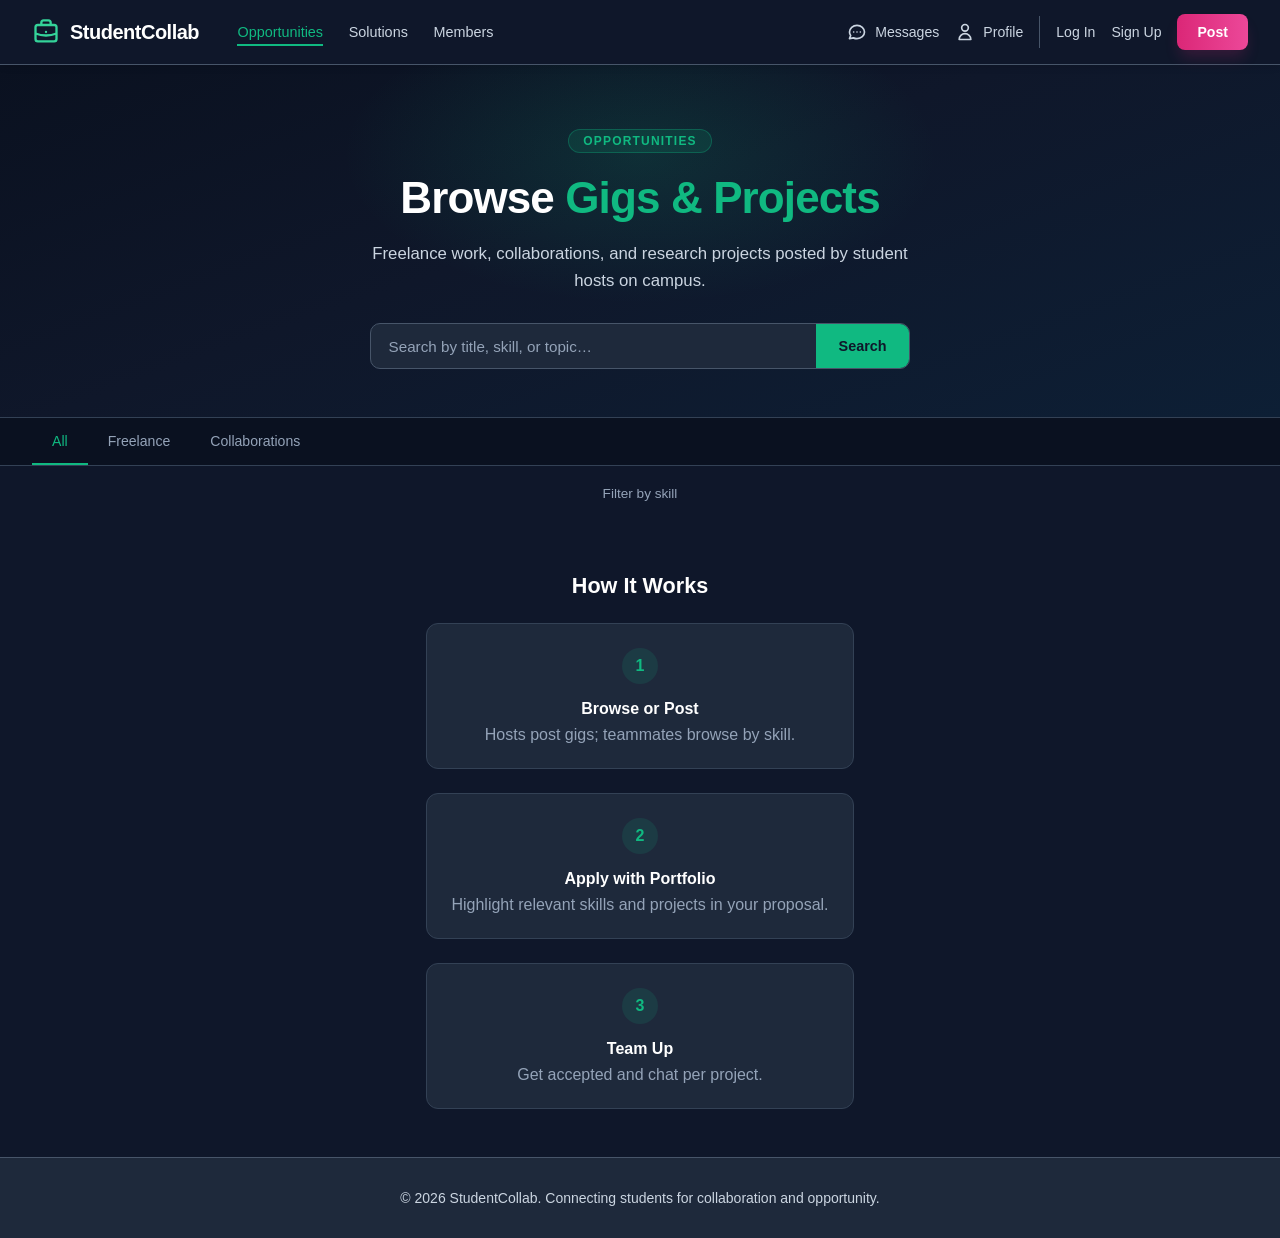
<file: index.html>
<!DOCTYPE html>
<html lang="en">
<head>
  <meta charset="UTF-8">
  <meta name="viewport" content="width=device-width, initial-scale=1.0">
  <title>StudentCollab – Browse Opportunities</title>
  <link rel="stylesheet" href="css/main.css">
  <link rel="stylesheet" href="css/layout.css">
  <link rel="stylesheet" href="css/components.css">
  <link rel="stylesheet" href="css/pages/home.css">
</head>
<body>
<div class="app-container">
  <div id="site-header"></div>

  <section class="sol-hero">
    <div class="sol-hero-eyebrow">Opportunities</div>
    <h1>Browse <span>Gigs & Projects</span></h1>
    <p>Freelance work, collaborations, and research projects posted by student hosts on campus.</p>
    <div class="sol-hero-search">
      <input type="text" id="searchInput" placeholder="Search by title, skill, or topic…">
      <button type="button" id="searchBtn">Search</button>
    </div>
  </section>

  <div class="home-tabs-bar">
    <button class="home-tab active" data-type="all" onclick="setTab('all')">All</button>
    <button class="home-tab" data-type="freelance" onclick="setTab('freelance')">Freelance</button>
    <button class="home-tab" data-type="collaboration" onclick="setTab('collaboration')">Collaborations</button>
  </div>

  <div class="home-filters">
    <span class="text-muted filter-label">Filter by skill</span>
    <div class="skills-pills-wrapper" id="skillPills"></div>
  </div>

  <main class="home-main">
    <div class="gig-grid" id="gigGrid"></div>
  </main>

  <section class="how-it-works">
    <h2 class="section-title-center">How It Works</h2>
    <div class="how-grid auto-grid">
      <div class="how-step"><div class="how-step-num">1</div><h3>Browse or Post</h3><p class="text-muted">Hosts post gigs; teammates browse by skill.</p></div>
      <div class="how-step"><div class="how-step-num">2</div><h3>Apply with Portfolio</h3><p class="text-muted">Highlight relevant skills and projects in your proposal.</p></div>
      <div class="how-step"><div class="how-step-num">3</div><h3>Team Up</h3><p class="text-muted">Get accepted and chat per project.</p></div>
    </div>
  </section>

  <footer class="footer"><p class="footer-text">© 2026 StudentCollab. Connecting students for collaboration and opportunity.</p></footer>
</div>

<div class="modal-overlay" id="applyModal">
  <div class="modal-content modal-wide">
    <h2 class="modal-title">Apply to Opportunity</h2>
    <p class="modal-subtitle" id="applyGigTitle"></p>
    <div class="form-group">
      <label for="applyMessage">Your Proposal</label>
      <textarea class="input" id="applyMessage" rows="3" placeholder="Explain why you're a great fit…"></textarea>
    </div>
    <div class="form-group">
      <label>Highlight Your Skills <span class="text-muted">(relevant to this gig)</span></label>
      <div class="skills-pills-wrapper" id="applySkills"></div>
    </div>
    <div class="form-group">
      <label>Include Portfolio Projects</label>
      <div id="applyPortfolio" class="apply-portfolio-list"></div>
    </div>
    <div class="modal-actions">
      <button class="btn btn-secondary" onclick="closeApplyModal()">Cancel</button>
      <button class="btn btn-primary" onclick="submitApplication()">Submit Application</button>
    </div>
  </div>
</div>

<script src="js/api.js"></script>
<script src="js/auth.js"></script>
<script src="js/nav.js"></script>
<script src="js/pages/home.js"></script>
</body>
</html>
</file>
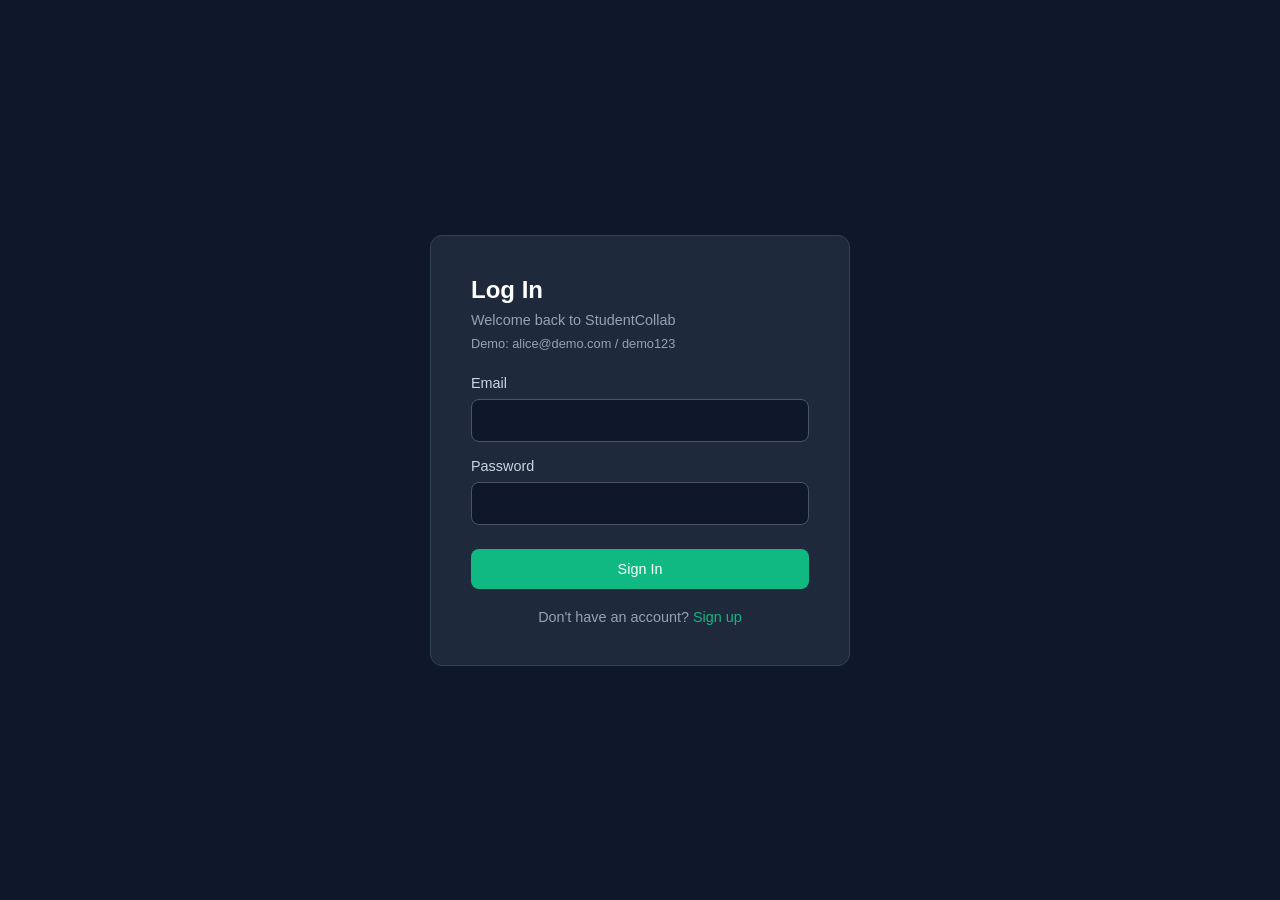
<file: applications.html>
<!DOCTYPE html>
<html lang="en">
<head>
  <meta charset="UTF-8">
  <meta name="viewport" content="width=device-width, initial-scale=1.0">
  <title>StudentCollab – Applications</title>
  <link rel="stylesheet" href="css/main.css">
  <link rel="stylesheet" href="css/layout.css">
  <link rel="stylesheet" href="css/components.css">
  <link rel="stylesheet" href="css/pages/applications.css">
</head>
<body>
<div class="app-container">
  <div id="site-header"></div>

  <main class="apps-main">
    <h1 style="color:#fff;font-size:1.75rem;margin-bottom:0.5rem">Applications</h1>
    <p class="text-muted" style="margin-bottom:1.5rem">Manage project proposals you've received or sent.</p>

    <div class="apps-tabs">
      <button class="apps-tab active" data-tab="sent" onclick="setTab('sent')">Sent</button>
      <button class="apps-tab" data-tab="received" onclick="setTab('received')">Received</button>
    </div>

    <div id="appsList"></div>
  </main>

  <footer class="footer"><p class="footer-text">© 2026 StudentCollab. Connecting students for collaboration and opportunity.</p></footer>
</div>

<script src="js/api.js"></script>
<script src="js/auth.js"></script>
<script src="js/nav.js"></script>
<script src="js/pages/applications.js"></script>
</body>
</html>
</file>
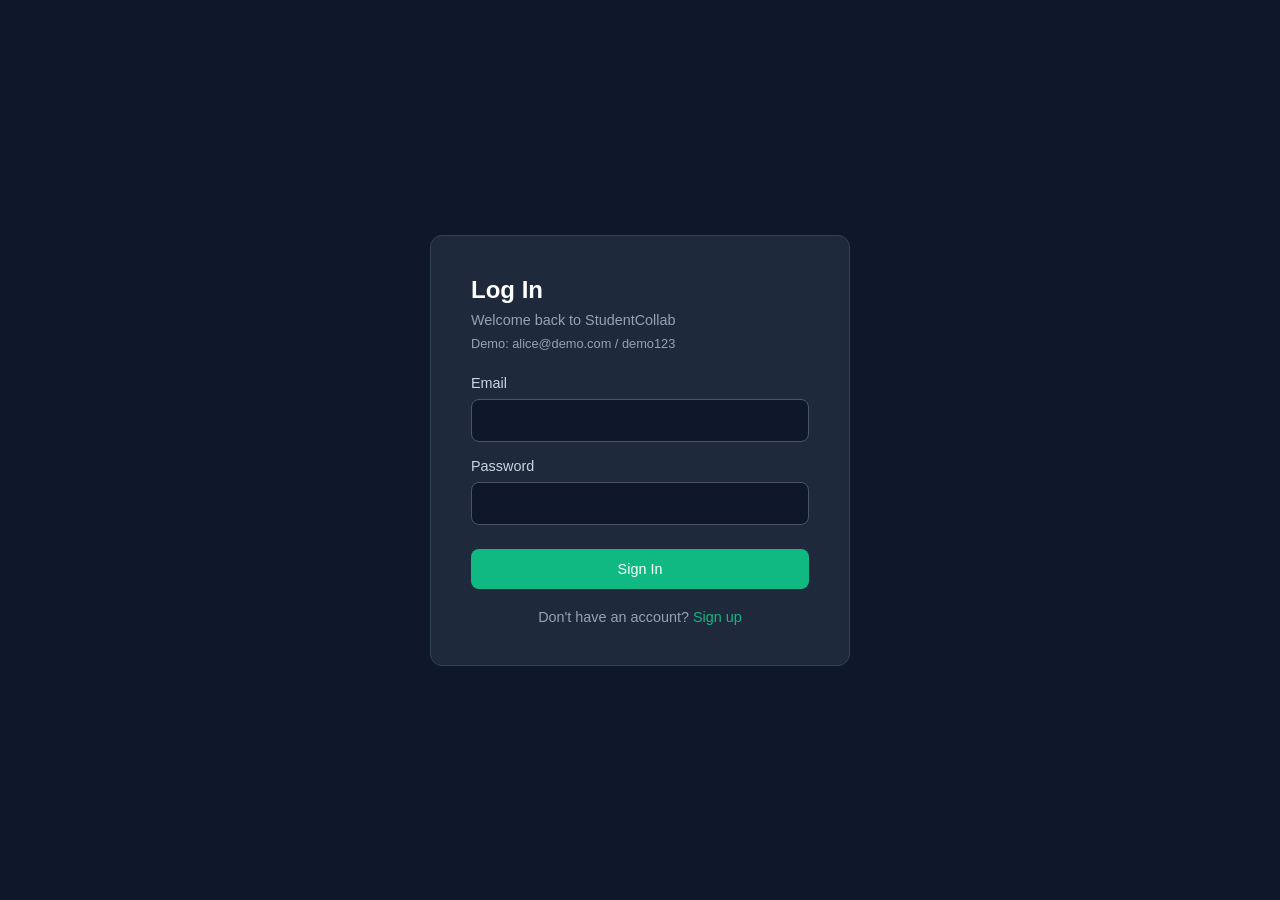
<file: login.html>
<!DOCTYPE html>
<html lang="en">
<head>
  <meta charset="UTF-8">
  <meta name="viewport" content="width=device-width, initial-scale=1.0">
  <title>StudentCollab – Log In</title>
  <link rel="stylesheet" href="css/main.css">
  <link rel="stylesheet" href="css/components.css">
  <link rel="stylesheet" href="css/pages/auth.css">
</head>
<body>
<div class="auth-page">
  <div class="auth-box">
    <h1>Log In</h1>
    <p class="subtitle">Welcome back to StudentCollab</p>
    <p class="subtitle" style="font-size:0.8rem;margin-top:-1rem">Demo: alice@demo.com / demo123</p>
    <form id="loginForm">
      <div class="form-group">
        <label for="email">Email</label>
        <input class="input" type="email" id="email" required>
      </div>
      <div class="form-group">
        <label for="password">Password</label>
        <input class="input" type="password" id="password" required>
      </div>
      <p class="error-msg hidden" id="errorMsg"></p>
      <button type="submit" class="btn btn-primary">Sign In</button>
    </form>
    <p class="auth-link">Don't have an account? <a href="signup.html">Sign up</a></p>
  </div>
</div>

<script src="js/api.js"></script>
<script>
document.getElementById('loginForm').addEventListener('submit', async (e) => {
  e.preventDefault();
  const err = document.getElementById('errorMsg');
  err.classList.add('hidden');
  try {
    await apiFetch('auth.php?action=login', {
      method: 'POST',
      body: {
        email: document.getElementById('email').value,
        password: document.getElementById('password').value,
      },
    });
    const redirect = new URLSearchParams(location.search).get('redirect') || 'index.html';
    window.location.href = redirect;
  } catch (ex) {
    err.textContent = ex.message;
    err.classList.remove('hidden');
  }
});
</script>
</body>
</html>
</file>
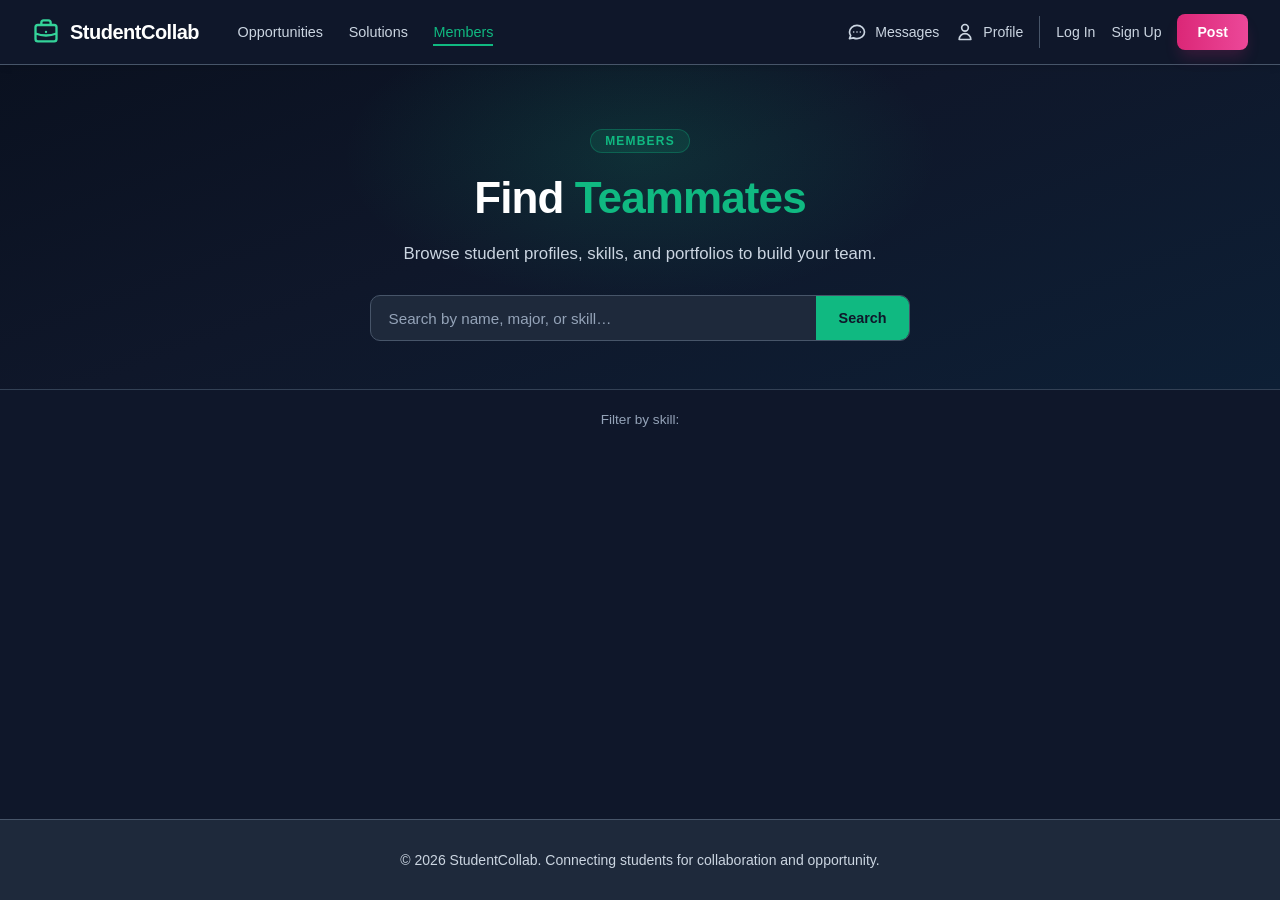
<file: members.html>
<!DOCTYPE html>
<html lang="en">
<head>
  <meta charset="UTF-8">
  <meta name="viewport" content="width=device-width, initial-scale=1.0">
  <title>StudentCollab – Find Collaborators</title>
  <link rel="stylesheet" href="css/main.css">
  <link rel="stylesheet" href="css/layout.css">
  <link rel="stylesheet" href="css/components.css">
  <link rel="stylesheet" href="css/pages/home.css">
  <link rel="stylesheet" href="css/pages/members.css">
</head>
<body>
<div class="app-container">
  <div id="site-header"></div>

  <section class="sol-hero">
    <div class="sol-hero-eyebrow">Members</div>
    <h1>Find <span>Teammates</span></h1>
    <p>Browse student profiles, skills, and portfolios to build your team.</p>
    <div class="sol-hero-search">
      <input type="text" id="memberSearch" placeholder="Search by name, major, or skill…">
      <button type="button" onclick="loadMembers()">Search</button>
    </div>
  </section>

  <div class="home-filters" style="max-width:1200px">
    <span class="text-muted" style="font-size:0.85rem">Filter by skill:</span>
    <div class="skills-pills-wrapper" id="skillPills"></div>
  </div>

  <main class="members-main">
    <div class="member-grid" id="memberGrid"></div>
  </main>

  <footer class="footer"><p class="footer-text">© 2026 StudentCollab. Connecting students for collaboration and opportunity.</p></footer>
</div>

<script src="js/api.js"></script>
<script src="js/auth.js"></script>
<script src="js/nav.js"></script>
<script src="js/pages/members.js"></script>
</body>
</html>
</file>
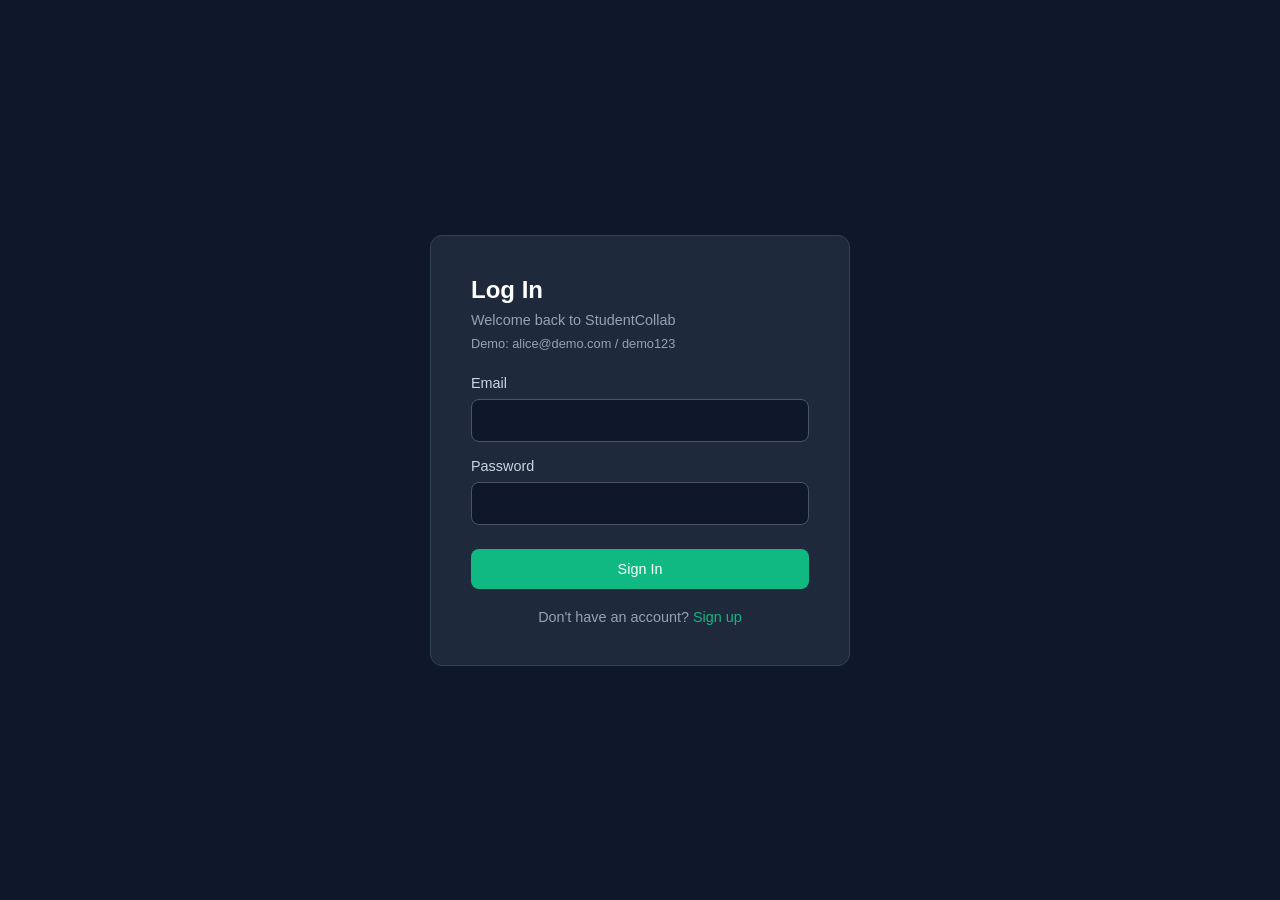
<file: messages.html>
<!DOCTYPE html>
<html lang="en">
<head>
  <meta charset="UTF-8">
  <meta name="viewport" content="width=device-width, initial-scale=1.0">
  <title>StudentCollab – Messages</title>
  <link rel="stylesheet" href="css/main.css">
  <link rel="stylesheet" href="css/layout.css">
  <link rel="stylesheet" href="css/components.css">
  <link rel="stylesheet" href="css/pages/messages.css">
</head>
<body>
<div class="app-container messages-page">
  <div id="site-header"></div>

  <main>
    <div class="msg-card">
      <div class="left-panel">
        <div class="left-header"><h2 class="panel-title">Messages</h2></div>
        <div class="tabs">
          <button class="tab active-all" data-filter="all" onclick="setFilter('all')">All</button>
          <button class="tab" data-filter="teammate" onclick="setFilter('teammate')">Teammate</button>
          <button class="tab" data-filter="projects" onclick="setFilter('projects')">Projects</button>
        </div>
        <div class="search-wrap">
          <input class="search-input" type="text" id="convSearch" placeholder="Search conversations…">
        </div>
        <div class="conv-list" id="convList"></div>
      </div>

      <div class="right-panel">
        <div class="empty-state" id="emptyChat">
          <p>Select a conversation to start chatting with your team.</p>
        </div>
        <div id="chatPanel" style="display:none;flex-direction:column;flex:1">
          <div class="chat-top">
            <div class="chat-name" id="chatName"></div>
            <div class="chat-gig" id="chatGig"></div>
            <span class="conv-badge badge-team" id="chatBadge">Teammate</span>
          </div>
          <div class="msgs-area" id="msgsArea"></div>
          <div class="input-bar">
            <input class="msg-input" type="text" id="msgInput" placeholder="Type a message…">
            <button class="send-btn" type="button" onclick="sendMessage()">Send</button>
          </div>
        </div>
      </div>
    </div>
  </main>

  <footer class="footer"><p class="footer-text">© 2026 StudentCollab. Connecting students for collaboration and opportunity.</p></footer>
</div>

<script src="js/api.js"></script>
<script src="js/auth.js"></script>
<script src="js/nav.js"></script>
<script src="js/pages/messages.js"></script>
</body>
</html>
</file>
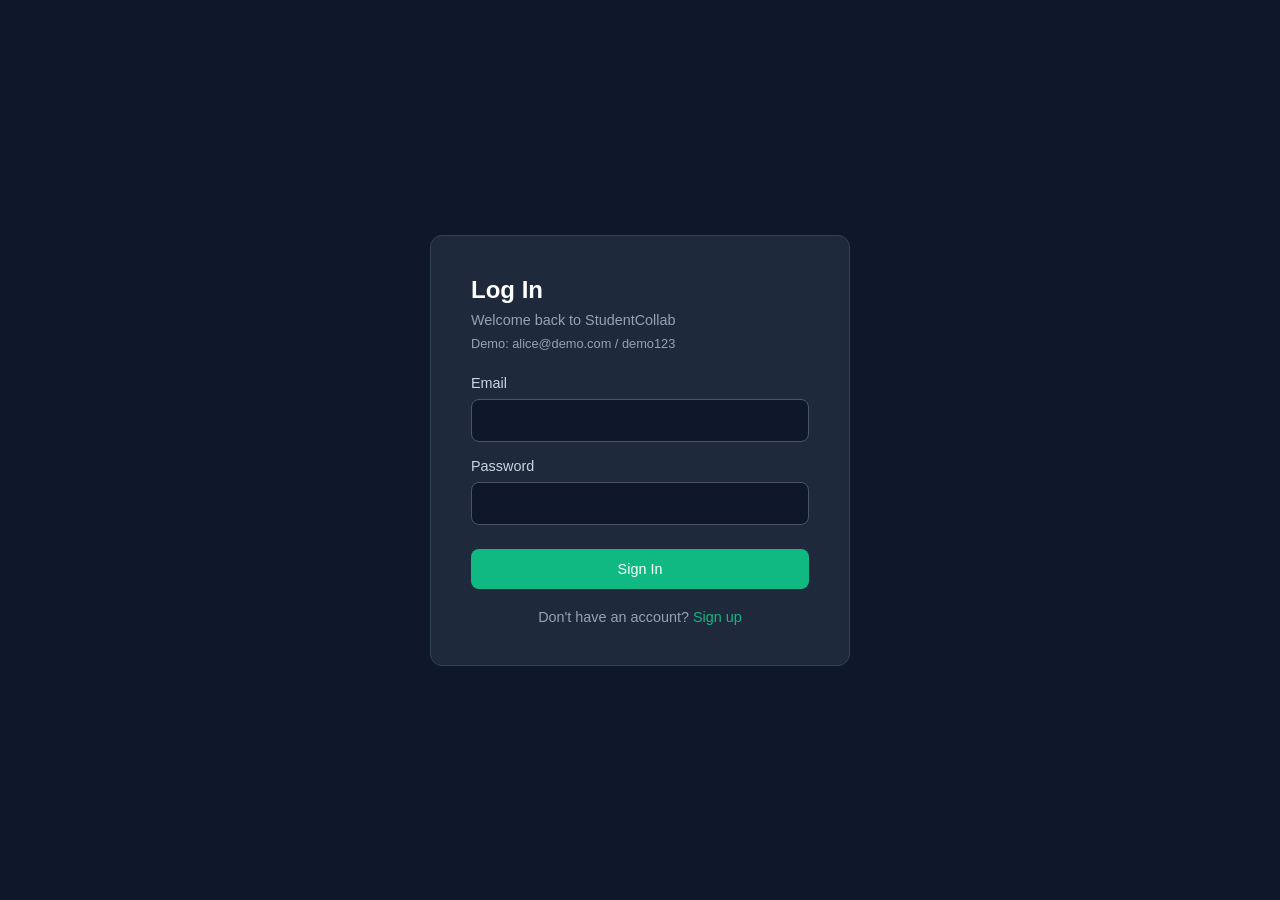
<file: post.html>
<!DOCTYPE html>
<html lang="en">
<head>
  <meta charset="UTF-8">
  <meta name="viewport" content="width=device-width, initial-scale=1.0">
  <title>StudentCollab – Post an Opportunity</title>
  <link rel="stylesheet" href="css/main.css">
  <link rel="stylesheet" href="css/layout.css">
  <link rel="stylesheet" href="css/components.css">
  <link rel="stylesheet" href="css/pages/post.css">
</head>
<body>
<div class="app-container">
  <div id="site-header"></div>

  <main class="post-main">
    <h1 style="color:#fff;font-size:1.75rem;margin-bottom:0.5rem">Post an Opportunity</h1>
    <p class="text-muted" style="margin-bottom:1.5rem">Share a freelance gig or find collaborators for your project.</p>

    <div class="post-card">
      <div>
        <p class="section-label">What are you posting?</p>
        <div class="type-toggle">
          <div class="type-card active" id="card-freelance" onclick="selectType('freelance')">
            <p class="tc-title">Freelance Gig</p>
            <p class="tc-sub">Paid work or short-term project</p>
          </div>
          <div class="type-card" id="card-collaboration" onclick="selectType('collaboration')">
            <p class="tc-title">Collaboration</p>
            <p class="tc-sub">Find teammates for a project</p>
          </div>
        </div>
      </div>

      <div class="divider"></div>

      <div class="form-group">
        <label for="title">Title</label>
        <input class="input" type="text" id="title" placeholder="e.g., Website Redesign for Local Nonprofit">
      </div>

      <div class="form-group">
        <label for="description">Description</label>
        <textarea class="input" id="description" rows="5" placeholder="Describe the opportunity in detail…"></textarea>
      </div>

      <div id="freelanceFields" class="field-row">
        <div class="form-group">
          <label for="budget">Budget</label>
          <input class="input" type="text" id="budget" placeholder="e.g., $500–800">
        </div>
        <div class="form-group">
          <label for="duration">Duration</label>
          <input class="input" type="text" id="duration" placeholder="e.g., 4–6 weeks">
        </div>
      </div>

      <div id="collabFields" class="form-group hidden">
        <label for="teamSize">Team Size</label>
        <input class="input" type="text" id="teamSize" placeholder="e.g., 3–5 people">
      </div>

      <div class="divider"></div>

      <div>
        <p class="section-label">Required Skills</p>
        <div class="skills-wrap" id="skillTags"></div>
      </div>

      <div style="display:flex;gap:0.75rem">
        <button class="btn btn-primary" style="flex:1;padding:0.85rem" onclick="submitPost()">Post Opportunity</button>
        <a href="index.html" class="btn btn-secondary" style="padding:0.85rem 1.5rem">Cancel</a>
      </div>
    </div>
  </main>

  <footer class="footer"><p class="footer-text">© 2026 StudentCollab. Connecting students for collaboration and opportunity.</p></footer>
</div>

<script src="js/api.js"></script>
<script src="js/auth.js"></script>
<script src="js/nav.js"></script>
<script src="js/pages/post.js"></script>
</body>
</html>
</file>
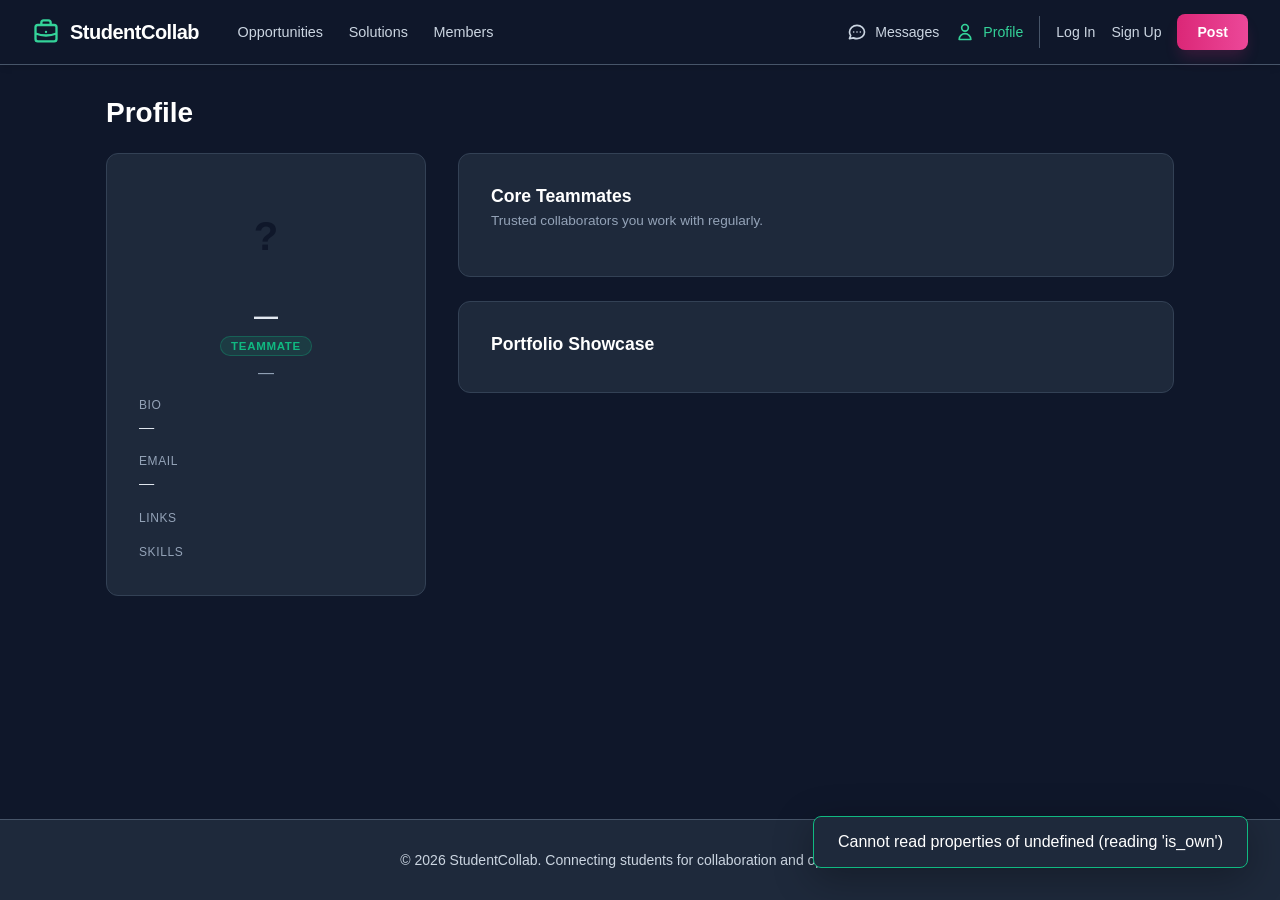
<file: profile.html>
<!DOCTYPE html>
<html lang="en">
<head>
  <meta charset="UTF-8">
  <meta name="viewport" content="width=device-width, initial-scale=1.0">
  <title>StudentCollab – Profile</title>
  <link rel="stylesheet" href="css/main.css">
  <link rel="stylesheet" href="css/layout.css">
  <link rel="stylesheet" href="css/components.css">
  <link rel="stylesheet" href="css/pages/profile.css">
</head>
<body>
<div class="app-container">
  <div id="site-header"></div>

  <main class="page-container profile-page">
    <div class="profile-header-row">
      <h1 id="pageTitle">Profile</h1>
      <button class="btn btn-secondary hidden" id="editToggleBtn" onclick="toggleEditMode()">Edit Profile</button>
    </div>

    <div class="profile-grid">
      <aside class="sidebar-card profile-sidebar">
        <div class="profile-avatar-large" id="profileAvatar">?</div>
        <h2 id="profileName">—</h2>
        <p class="profile-role-badge" id="profileRole">Teammate</p>
        <p class="text-muted" id="profileMajor">—</p>

        <div id="viewModeInfo">
          <div class="meta-label">Bio</div>
          <p class="meta-value" id="profileBio">—</p>
          <div class="meta-label">Email</div>
          <p class="meta-value" id="profileEmail">—</p>
          <div class="meta-label">Links</div>
          <div class="profile-links" id="profileLinks"></div>
          <div class="meta-label">Skills</div>
          <div id="skillBadges"></div>
        </div>

        <form id="editModeForm" class="hidden">
          <div class="form-group"><label>Name</label><input class="input" type="text" id="editName"></div>
          <div class="form-group"><label>Major</label><input class="input" type="text" id="editMajor"></div>
          <div class="form-group"><label>Bio</label><textarea class="input" id="editBio" rows="3"></textarea></div>
          <div class="form-group"><label>GitHub URL</label><input class="input" type="url" id="editGithub" placeholder="https://github.com/username"></div>
          <div class="form-group"><label>LinkedIn URL</label><input class="input" type="url" id="editLinkedin" placeholder="https://linkedin.com/in/username"></div>
          <div class="form-group"><label>Website / Portfolio</label><input class="input" type="url" id="editWebsite" placeholder="https://yoursite.dev"></div>
          <div style="display:flex;gap:0.5rem">
            <button type="button" class="btn btn-primary" style="flex:1" onclick="saveProfile()">Save</button>
            <button type="button" class="btn btn-secondary" onclick="toggleEditMode()">Cancel</button>
          </div>
        </form>

        <div id="coreMemberActions" class="hidden" style="margin-top:1.25rem">
          <button class="btn btn-primary btn-sm" id="requestCoreBtn" onclick="requestCoreMember()">Request as Core Teammate</button>
        </div>
      </aside>

      <div class="profile-main-col">
        <section class="main-content-card" id="coreMembersSection">
          <h3>Core Teammates</h3>
          <p class="text-muted section-desc">Trusted collaborators you work with regularly.</p>
          <div class="core-members-grid" id="coreMembersList"></div>
          <div id="pendingRequestsSection" class="hidden">
            <div class="meta-label" style="margin-top:1rem">Pending Requests</div>
            <div id="pendingRequestsList"></div>
          </div>
        </section>

        <section class="main-content-card">
          <h3>Portfolio Showcase</h3>
          <div id="addPortfolioSection" class="add-portfolio-form hidden">
            <h4>Add Project</h4>
            <div class="form-group"><label>Title</label><input class="input" type="text" id="portTitle"></div>
            <div class="form-group"><label>Description</label><textarea class="input" id="portDesc" rows="2"></textarea></div>
            <div class="form-group"><label>Project URL (GitHub, demo, etc.)</label><input class="input" type="url" id="portUrl" placeholder="https://github.com/..."></div>
            <div class="form-group"><label>Status</label><select class="input" id="portStatus"><option value="completed">Completed</option><option value="in_progress">In Progress</option></select></div>
            <div class="form-group"><label>Skills</label><div class="skills-wrap" id="portfolioSkillTags"></div></div>
            <button class="btn btn-primary btn-sm" onclick="addPortfolio()">Add Project</button>
          </div>
          <div id="portfolioList"></div>
        </section>
      </div>
    </div>
  </main>

  <footer class="footer"><p class="footer-text">© 2026 StudentCollab. Connecting students for collaboration and opportunity.</p></footer>
</div>

<script src="js/api.js"></script>
<script src="js/auth.js"></script>
<script src="js/nav.js"></script>
<script src="js/pages/profile.js"></script>
</body>
</html>
</file>
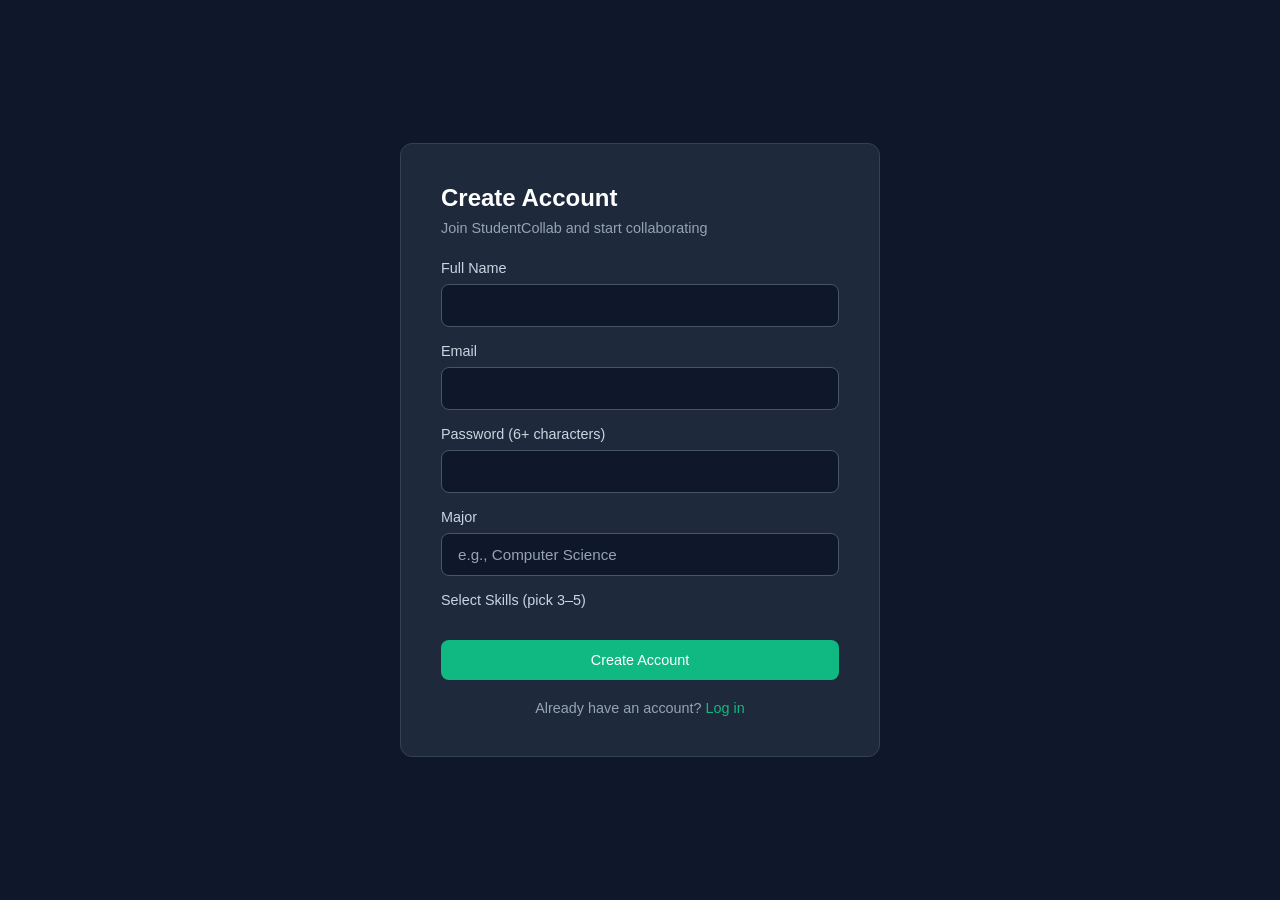
<file: signup.html>
<!DOCTYPE html>
<html lang="en">
<head>
  <meta charset="UTF-8">
  <meta name="viewport" content="width=device-width, initial-scale=1.0">
  <title>StudentCollab – Sign Up</title>
  <link rel="stylesheet" href="css/main.css">
  <link rel="stylesheet" href="css/components.css">
  <link rel="stylesheet" href="css/pages/auth.css">
</head>
<body>
<div class="auth-page">
  <div class="auth-box" style="max-width:480px">
    <h1>Create Account</h1>
    <p class="subtitle">Join StudentCollab and start collaborating</p>
    <form id="signupForm">
      <div class="form-group">
        <label for="name">Full Name</label>
        <input class="input" type="text" id="name" required>
      </div>
      <div class="form-group">
        <label for="email">Email</label>
        <input class="input" type="email" id="email" required>
      </div>
      <div class="form-group">
        <label for="password">Password (6+ characters)</label>
        <input class="input" type="password" id="password" required minlength="6">
      </div>
      <div class="form-group">
        <label for="major">Major</label>
        <input class="input" type="text" id="major" placeholder="e.g., Computer Science">
      </div>
      <div class="form-group">
        <label>Select Skills (pick 3–5)</label>
        <div class="skills-select" id="skillSelect"></div>
      </div>
      <p class="error-msg hidden" id="errorMsg"></p>
      <button type="submit" class="btn btn-primary">Create Account</button>
    </form>
    <p class="auth-link">Already have an account? <a href="login.html">Log in</a></p>
  </div>
</div>

<script src="js/api.js"></script>
<script>
let selectedSkills = new Set();
let allSkills = [];

async function loadSkills() {
  const data = await apiFetch('skills.php?action=all');
  allSkills = data.skills;
  renderSkills();
}

function renderSkills() {
  document.getElementById('skillSelect').innerHTML = allSkills.map(s =>
    `<button type="button" class="skill-tag-btn${selectedSkills.has(s.id) ? ' on' : ''}" style="font-size:0.75rem;padding:0.3rem 0.6rem;border-radius:999px;border:1px solid #475569;background:${selectedSkills.has(s.id) ? 'rgba(16,185,129,0.12)' : 'transparent'};color:${selectedSkills.has(s.id) ? '#10b981' : '#94a3b8'};cursor:pointer" onclick="toggleSkill(${s.id})">${s.name}</button>`
  ).join('');
}

function toggleSkill(id) {
  if (selectedSkills.has(id)) selectedSkills.delete(id);
  else if (selectedSkills.size < 5) selectedSkills.add(id);
  renderSkills();
}

document.getElementById('signupForm').addEventListener('submit', async (e) => {
  e.preventDefault();
  const err = document.getElementById('errorMsg');
  err.classList.add('hidden');
  if (selectedSkills.size < 1) {
    err.textContent = 'Please select at least one skill';
    err.classList.remove('hidden');
    return;
  }
  try {
    await apiFetch('auth.php?action=register', {
      method: 'POST',
      body: {
        name: document.getElementById('name').value,
        email: document.getElementById('email').value,
        password: document.getElementById('password').value,
        major: document.getElementById('major').value,
        skill_ids: [...selectedSkills],
      },
    });
    window.location.href = 'index.html';
  } catch (ex) {
    err.textContent = ex.message;
    err.classList.remove('hidden');
  }
});

loadSkills();
</script>
</body>
</html>
</file>
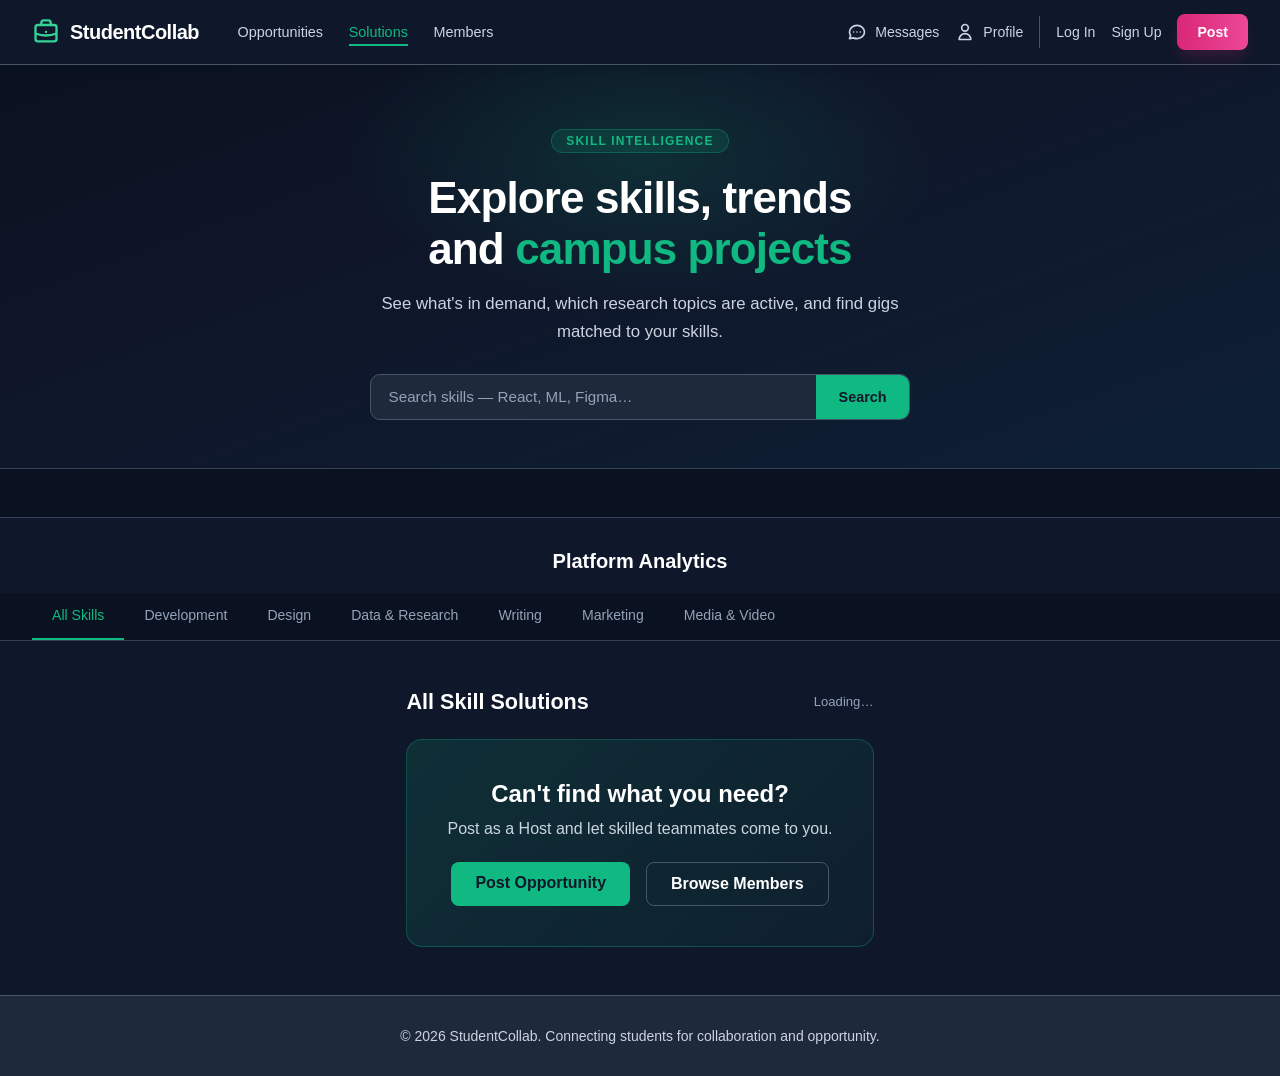
<file: solutions.html>
<!DOCTYPE html>
<html lang="en">
<head>
  <meta charset="UTF-8">
  <meta name="viewport" content="width=device-width, initial-scale=1.0">
  <title>StudentCollab – Solutions by Skill</title>
  <link rel="stylesheet" href="css/main.css">
  <link rel="stylesheet" href="css/layout.css">
  <link rel="stylesheet" href="css/components.css">
  <link rel="stylesheet" href="css/pages/solutions.css">
</head>
<body>
<div class="app-container">
  <div id="site-header"></div>

  <section class="sol-hero">
    <div class="sol-hero-eyebrow">Skill Intelligence</div>
    <h1>Explore skills, trends<br>and <span>campus projects</span></h1>
    <p>See what's in demand, which research topics are active, and find gigs matched to your skills.</p>
    <div class="sol-hero-search">
      <input type="text" id="heroSearch" placeholder="Search skills — React, ML, Figma…">
      <button type="button" id="heroSearchBtn">Search</button>
    </div>
  </section>

  <div class="sol-stats" id="statsStrip"></div>

  <section class="sol-analytics-wrap">
    <h2 class="analytics-heading">Platform Analytics</h2>
    <div id="analyticsPanel"></div>
  </section>

  <div class="sol-tabs-bar">
    <button class="sol-tab active" data-cat="All">All Skills</button>
    <button class="sol-tab" data-cat="Development">Development</button>
    <button class="sol-tab" data-cat="Design">Design</button>
    <button class="sol-tab" data-cat="Data">Data & Research</button>
    <button class="sol-tab" data-cat="Writing">Writing</button>
    <button class="sol-tab" data-cat="Marketing">Marketing</button>
    <button class="sol-tab" data-cat="Media">Media & Video</button>
  </div>

  <main class="sol-main">
    <div class="sol-section-heading">
      <h2 id="sectionHeading">All Skill Solutions</h2>
      <span id="resultCount">Loading…</span>
    </div>
    <div class="sol-grid" id="solGrid"></div>
    <div class="sol-empty" id="solEmpty"><p>No skills match your search.</p></div>

    <div class="sol-cta">
      <h2>Can't find what you need?</h2>
      <p>Post as a Host and let skilled teammates come to you.</p>
      <div class="sol-cta-btns">
        <a href="post.html" class="sol-cta-btn-primary">Post Opportunity</a>
        <a href="members.html" class="sol-cta-btn-secondary">Browse Members</a>
      </div>
    </div>
  </main>

  <footer class="footer"><p class="footer-text">© 2026 StudentCollab. Connecting students for collaboration and opportunity.</p></footer>
</div>

<script src="js/api.js"></script>
<script src="js/auth.js"></script>
<script src="js/nav.js"></script>
<script src="js/pages/solutions.js"></script>
</body>
</html>
</file>
<file: css/main.css>
:root {
  --accent: #10b981;
  --accent-dim: rgba(16, 185, 129, 0.12);
  --accent-glow: rgba(16, 185, 129, 0.25);
  --bg-base: #0f172a;
  --bg-card: #1e293b;
  --bg-deep: #0a1120;
  --bg-input: #0f172a;
  --border: #334155;
  --border-mid: #475569;
  --text-muted: #94a3b8;
  --text-body: #cbd5e1;
  --pink-start: #db2777;
  --pink-end: #ec4899;
}

* {
  margin: 0;
  padding: 0;
  box-sizing: border-box;
}

body {
  font-family: -apple-system, BlinkMacSystemFont, 'Segoe UI', 'Roboto', 'Oxygen',
    'Ubuntu', 'Cantarell', 'Fira Sans', 'Droid Sans', 'Helvetica Neue', sans-serif;
  -webkit-font-smoothing: antialiased;
  background-color: var(--bg-base);
  color: #e2e8f0;
  min-height: 100vh;
}

.app-container {
  min-height: 100vh;
  display: flex;
  flex-direction: column;
}

.page-container {
  max-width: 1280px;
  margin: 0 auto;
  padding: 2rem 1rem;
  width: 100%;
  flex: 1;
}

.hidden { display: none !important; }

.text-muted { color: var(--text-muted); }
.text-body { color: var(--text-body); }

.toast {
  position: fixed;
  bottom: 2rem;
  right: 2rem;
  background: var(--bg-card);
  border: 1px solid var(--accent);
  color: #fff;
  padding: 1rem 1.5rem;
  border-radius: 0.5rem;
  box-shadow: 0 10px 40px rgba(0,0,0,0.3);
  z-index: 9999;
  animation: slideUp 0.3s ease;
}

@keyframes slideUp {
  from { opacity: 0; transform: translateY(12px); }
  to { opacity: 1; transform: translateY(0); }
}

@keyframes fadeIn {
  from { opacity: 0; transform: translateY(-8px); }
  to { opacity: 1; transform: translateY(0); }
}

@media (max-width: 768px) {
  .page-container { padding: 1.5rem 1rem; }
}
</file>
<file: css/layout.css>
/* Shared responsive card grids */
.auto-grid,
.gig-grid,
.member-grid,
.sol-grid {
  display: grid;
  grid-template-columns: repeat(auto-fill, minmax(min(100%, 280px), 1fr));
  gap: clamp(1rem, 2vw, 1.5rem);
  width: 100%;
}

@media (min-width: 1400px) {
  .auto-grid,
  .gig-grid,
  .member-grid,
  .sol-grid {
    grid-template-columns: repeat(auto-fill, minmax(min(100%, 320px), 1fr));
  }
}

/* Shared hero (solutions + home + members) */
.sol-hero {
  background: linear-gradient(160deg, #0a1120 0%, #0f172a 45%, #0d1f35 100%);
  border-bottom: 1px solid var(--border);
  padding: clamp(2.5rem, 5vw, 4rem) 1rem clamp(2rem, 4vw, 3rem);
  text-align: center;
  position: relative;
  overflow: hidden;
}

.sol-hero::before {
  content: '';
  position: absolute;
  top: -60px;
  left: 50%;
  transform: translateX(-50%);
  width: min(600px, 90vw);
  height: 300px;
  background: radial-gradient(ellipse, rgba(16,185,129,0.15) 0%, transparent 70%);
  pointer-events: none;
}

.sol-hero-eyebrow {
  display: inline-flex;
  align-items: center;
  gap: 6px;
  font-size: 0.75rem;
  font-weight: 600;
  text-transform: uppercase;
  letter-spacing: 0.1em;
  color: var(--accent);
  background: var(--accent-dim);
  border: 1px solid rgba(16,185,129,0.3);
  border-radius: 999px;
  padding: 4px 14px;
  margin-bottom: 1.25rem;
  position: relative;
  z-index: 1;
}

.sol-hero h1 {
  font-size: clamp(1.75rem, 4vw, 2.75rem);
  font-weight: 800;
  color: #fff;
  line-height: 1.15;
  margin-bottom: 1rem;
  letter-spacing: -0.02em;
  position: relative;
  z-index: 1;
}

.sol-hero h1 span { color: var(--accent); }

.sol-hero p {
  max-width: 560px;
  margin: 0 auto 1.75rem;
  color: var(--text-body);
  font-size: clamp(0.95rem, 2vw, 1.05rem);
  line-height: 1.65;
  position: relative;
  z-index: 1;
}

.sol-hero-search {
  display: flex;
  max-width: 540px;
  margin: 0 auto;
  background: var(--bg-card);
  border: 1px solid var(--border-mid);
  border-radius: 10px;
  overflow: hidden;
  box-shadow: 0 0 0 0 var(--accent-glow);
  transition: box-shadow 0.2s, border-color 0.2s;
  position: relative;
  z-index: 1;
}

.sol-hero-search:focus-within {
  box-shadow: 0 0 0 3px var(--accent-glow);
  border-color: var(--accent);
}

.sol-hero-search input {
  flex: 1;
  min-width: 0;
  background: transparent;
  border: none;
  padding: 0.85rem 1.1rem;
  color: #fff;
  font-size: 0.95rem;
  outline: none;
}

.sol-hero-search input::placeholder { color: var(--text-muted); }

.sol-hero-search button {
  background: var(--accent);
  color: #0f172a;
  font-weight: 700;
  border: none;
  padding: 0 1.4rem;
  cursor: pointer;
  font-size: 0.9rem;
  transition: background 0.2s;
  white-space: nowrap;
}

.sol-hero-search button:hover { background: #059669; }
</file>
<file: css/components.css>
/* Header */
.header {
  background-color: var(--bg-base);
  border-bottom: 1px solid var(--border-mid);
  position: sticky;
  top: 0;
  z-index: 100;
  box-shadow: 0 4px 6px -1px rgba(0, 0, 0, 0.1);
}

.header-container {
  max-width: 1280px;
  margin: 0 auto;
  padding: 0 clamp(1rem, 3vw, 2rem);
  display: flex;
  align-items: center;
  justify-content: space-between;
  height: 64px;
  gap: 1rem;
}

.header-left {
  display: flex;
  align-items: center;
  gap: clamp(1.25rem, 3vw, 2.5rem);
  min-width: 0;
  flex: 1;
}

.logo {
  display: flex;
  align-items: center;
  gap: 0.625rem;
  text-decoration: none;
  transition: opacity 0.2s;
}

.logo:hover { opacity: 0.9; }

.logo-icon {
  width: 1.75rem;
  height: 1.75rem;
  color: #34d399;
}

.logo-text {
  font-size: 1.25rem;
  font-weight: bold;
  color: white;
  letter-spacing: -0.025em;
}

.nav-menu {
  display: flex;
  align-items: center;
  gap: clamp(0.75rem, 2vw, 1.75rem);
  flex-wrap: nowrap;
}

.nav-link {
  color: #cbd5e1;
  text-decoration: none;
  font-weight: 500;
  transition: color 0.2s;
  font-size: 0.9rem;
  white-space: nowrap;
  padding: 0.35rem 0;
}

.nav-link:hover { color: #34d399; }

.nav-link.active {
  color: #10b981;
  box-shadow: inset 0 -2px 0 #10b981;
}

.header-icon-link {
  display: flex;
  align-items: center;
  gap: 0.5rem;
  color: #cbd5e1;
  text-decoration: none;
  font-weight: 500;
  font-size: 0.88rem;
  transition: color 0.2s;
}

.header-icon-link:hover,
.header-icon-link.active { color: #34d399; }

.header-right {
  display: flex;
  align-items: center;
  gap: clamp(0.5rem, 1.5vw, 1rem);
  flex-shrink: 0;
}

.header-icon-label {
  display: inline;
}

.header-icon { width: 1.25rem; height: 1.25rem; flex-shrink: 0; }

.header-divider {
  height: 2rem;
  width: 1px;
  background-color: var(--border-mid);
}

.header-text-link {
  color: #cbd5e1;
  text-decoration: none;
  font-weight: 500;
  font-size: 0.88rem;
  transition: color 0.2s;
}

.header-text-link:hover { color: white; }

.header-user-name {
  color: #94a3b8;
  font-size: 0.85rem;
}

.header-cta-btn {
  background: linear-gradient(to right, var(--pink-start), var(--pink-end));
  color: white;
  padding: 0.625rem 1.25rem;
  border-radius: 0.5rem;
  font-weight: 600;
  font-size: 0.88rem;
  border: none;
  cursor: pointer;
  transition: all 0.2s;
  box-shadow: 0 10px 15px -3px rgba(219, 39, 119, 0.2);
  text-decoration: none;
  display: inline-block;
  white-space: nowrap;
}

.header-cta-btn:hover {
  opacity: 0.9;
}

/* Footer */
.footer {
  background-color: var(--bg-card);
  border-top: 1px solid var(--border-mid);
  margin-top: auto;
  padding: 2rem 1rem;
}

.footer-text {
  text-align: center;
  color: var(--text-body);
  font-size: 0.875rem;
}

/* Buttons */
.btn {
  padding: 0.5rem 1rem;
  border-radius: 0.5rem;
  font-weight: 500;
  cursor: pointer;
  transition: all 0.2s;
  border: none;
  display: inline-flex;
  align-items: center;
  justify-content: center;
  gap: 0.5rem;
  text-decoration: none;
  font-size: 0.9rem;
}

.btn-primary {
  background-color: var(--accent);
  color: white;
}

.btn-primary:hover { background-color: #059669; }

.btn-secondary {
  background-color: transparent;
  border: 1px solid var(--border-mid);
  color: var(--text-body);
}

.btn-secondary:hover {
  border-color: var(--accent);
  color: #fff;
}

.btn-danger {
  background-color: #dc2626;
  color: white;
}

.btn-danger:hover { background-color: #b91c1c; }

.btn-sm { padding: 0.35rem 0.75rem; font-size: 0.8rem; }

/* Inputs */
.input {
  width: 100%;
  padding: 0.75rem 1rem;
  border: 1px solid var(--border-mid);
  background-color: var(--bg-input);
  color: white;
  border-radius: 0.5rem;
  font-size: 0.95rem;
}

.input::placeholder { color: var(--text-muted); }

.input:focus {
  outline: none;
  border-color: var(--accent);
  box-shadow: 0 0 0 3px var(--accent-glow);
}

textarea.input { min-height: 100px; resize: vertical; }

.form-group { margin-bottom: 1rem; }

.form-group label {
  display: block;
  color: var(--text-body);
  margin-bottom: 0.5rem;
  font-size: 0.9rem;
  font-weight: 500;
}

/* Cards */
.card {
  background-color: var(--bg-card);
  border-radius: 0.75rem;
  border: 1px solid var(--border);
  padding: 1.5rem;
}

/* Modal */
.modal-overlay {
  display: none;
  position: fixed;
  inset: 0;
  background: rgba(0, 0, 0, 0.7);
  z-index: 1000;
  justify-content: center;
  align-items: center;
  padding: 1rem;
}

.modal-overlay.open { display: flex; }

.modal-content {
  background: var(--bg-card);
  border: 1px solid var(--border);
  border-radius: 1rem;
  width: 100%;
  max-width: 540px;
  max-height: 90vh;
  overflow-y: auto;
  padding: 2rem;
}

.modal-wide { max-width: 620px; }

.modal-title {
  color: #fff;
  font-size: 1.25rem;
  font-weight: 700;
  margin-bottom: 0.5rem;
}

.modal-subtitle {
  color: var(--text-muted);
  font-size: 0.9rem;
  margin-bottom: 1.5rem;
}

.modal-actions {
  display: flex;
  gap: 0.75rem;
  margin-top: 1.5rem;
}

.modal-actions .btn { flex: 1; padding: 0.75rem; }

/* Badges */
.badge {
  display: inline-block;
  padding: 0.25rem 0.625rem;
  border-radius: 9999px;
  font-size: 0.75rem;
  font-weight: 600;
}

.badge-open { background: rgba(16,185,129,0.15); color: #10b981; border: 1px solid rgba(16,185,129,0.4); }
.badge-filled { background: rgba(59,130,246,0.15); color: #60a5fa; border: 1px solid rgba(59,130,246,0.4); }
.badge-freelance { background: rgba(16,185,129,0.12); color: #34d399; }
.badge-collab { background: rgba(59,130,246,0.12); color: #60a5fa; }
.badge-pending { background: rgba(245,158,11,0.15); color: #fbbf24; }
.badge-accepted { background: rgba(16,185,129,0.15); color: #10b981; }
.badge-rejected { background: rgba(239,68,68,0.15); color: #f87171; }

.skill-pill {
  background-color: var(--bg-base);
  color: var(--text-body);
  border: 1px solid var(--border-mid);
  padding: 0.35rem 0.875rem;
  font-size: 0.8rem;
  font-weight: 500;
  border-radius: 9999px;
  cursor: pointer;
  transition: all 0.2s;
}

.skill-pill:hover {
  border-color: var(--accent);
  color: #fff;
}

.skill-pill.active {
  background-color: var(--accent);
  color: #fff;
  border-color: var(--accent);
}

.tag {
  display: inline-block;
  padding: 0.25rem 0.5rem;
  font-size: 0.75rem;
  border-radius: 0.375rem;
  background: var(--bg-base);
  color: var(--text-muted);
  border: 1px solid var(--border);
  margin-right: 0.35rem;
  margin-bottom: 0.35rem;
}

@media (max-width: 900px) {
  .nav-menu { display: none; }
  .header-container { padding: 0 1rem; }
  .header-icon-label { display: none; }
  .header-cta-btn { padding: 0.5rem 0.85rem; font-size: 0.8rem; }
}
</file>
<file: css/pages/home.css>
/* Home page specifics */
.home-tabs-bar {
  background: var(--bg-deep);
  border-bottom: 1px solid var(--border);
  padding: 0 clamp(1rem, 3vw, 2rem);
  display: flex;
  gap: 0;
  overflow-x: auto;
}

.home-tab {
  background: none;
  border: none;
  border-bottom: 2px solid transparent;
  color: var(--text-muted);
  font-size: 0.88rem;
  font-weight: 500;
  padding: 0.9rem 1.25rem;
  cursor: pointer;
  white-space: nowrap;
}

.home-tab.active { color: var(--accent); border-bottom-color: var(--accent); }

.home-filters {
  max-width: 1280px;
  margin: 0 auto;
  padding: 1.25rem clamp(1rem, 3vw, 2rem) 0;
}

.filter-label { font-size: 0.85rem; display: block; margin-bottom: 0.5rem; }

.home-main {
  max-width: 1280px;
  margin: 0 auto;
  padding: 2rem clamp(1rem, 3vw, 2rem);
}

.gig-card {
  background: var(--bg-card);
  border: 1px solid var(--border);
  border-radius: 14px;
  padding: 1.5rem;
  display: flex;
  flex-direction: column;
  gap: 0.875rem;
  transition: border-color 0.2s, transform 0.15s;
  height: 100%;
}

.gig-card:hover { border-color: var(--accent); transform: translateY(-2px); }

.gig-card-header { display: flex; gap: 0.5rem; flex-wrap: wrap; }
.gig-card h3 { font-size: 1.05rem; color: #fff; line-height: 1.35; }
.gig-topic { font-size: 0.8rem; color: var(--accent); font-weight: 500; }
.gig-card-desc { font-size: 0.875rem; color: var(--text-body); line-height: 1.55; flex: 1; }
.gig-meta { font-size: 0.8rem; color: var(--text-muted); }
.gig-meta strong { color: var(--text-body); }

.gig-card-actions {
  display: flex;
  gap: 0.5rem;
  padding-top: 0.75rem;
  border-top: 1px solid var(--border);
  margin-top: auto;
}

.gig-card-actions .btn-primary { flex: 1; }

.how-it-works {
  max-width: 1280px;
  margin: 0 auto 3rem;
  padding: 0 clamp(1rem, 3vw, 2rem);
}

.section-title-center {
  color: #fff;
  text-align: center;
  margin-bottom: 1.5rem;
  font-size: 1.35rem;
}

.how-step {
  background: var(--bg-card);
  border: 1px solid var(--border);
  border-radius: 12px;
  padding: 1.5rem;
  text-align: center;
  height: 100%;
}

.how-step h3 { color: #fff; margin-bottom: 0.5rem; font-size: 1rem; }

.how-step-num {
  width: 36px; height: 36px;
  background: var(--accent-dim);
  color: var(--accent);
  border-radius: 50%;
  display: flex;
  align-items: center;
  justify-content: center;
  font-weight: 700;
  margin: 0 auto 1rem;
}

.apply-portfolio-list { display: flex; flex-direction: column; gap: 0.5rem; }

.apply-portfolio-item {
  display: flex;
  gap: 0.75rem;
  align-items: flex-start;
  padding: 0.75rem;
  background: var(--bg-base);
  border: 1px solid var(--border);
  border-radius: 8px;
  cursor: pointer;
  font-size: 0.85rem;
  color: var(--text-body);
}

.apply-portfolio-item input { margin-top: 4px; accent-color: var(--accent); }
</file>
<file: css/pages/applications.css>
.apps-main { max-width: 900px; margin: 0 auto; padding: 2rem 1.5rem; }

.apps-tabs {
  display: flex;
  gap: 0;
  border-bottom: 1px solid var(--border);
  margin-bottom: 2rem;
}

.apps-tab {
  background: none;
  border: none;
  border-bottom: 2px solid transparent;
  color: var(--text-muted);
  padding: 0.75rem 1.5rem;
  cursor: pointer;
  font-weight: 500;
}

.apps-tab.active { color: var(--accent); border-bottom-color: var(--accent); }

.app-card {
  background: var(--bg-card);
  border: 1px solid var(--border);
  border-radius: 12px;
  padding: 1.5rem;
  margin-bottom: 1rem;
}

.app-card-header {
  display: flex;
  justify-content: space-between;
  align-items: flex-start;
  gap: 1rem;
  margin-bottom: 0.75rem;
}

.app-card h3 { color: #fff; font-size: 1.05rem; }

.app-message {
  color: var(--text-body);
  font-size: 0.9rem;
  line-height: 1.55;
  margin-bottom: 1rem;
  padding: 0.75rem;
  background: var(--bg-base);
  border-radius: 8px;
}

.app-meta { font-size: 0.8rem; color: var(--text-muted); margin-bottom: 1rem; }

.app-highlights { margin-bottom: 0.75rem; }

.app-actions { display: flex; gap: 0.5rem; flex-wrap: wrap; }
</file>
<file: css/pages/auth.css>
.auth-page {
  min-height: 100vh;
  display: flex;
  align-items: center;
  justify-content: center;
  padding: 2rem;
}

.auth-box {
  background: var(--bg-card);
  border: 1px solid var(--border);
  border-radius: 0.75rem;
  padding: 2.5rem;
  width: 100%;
  max-width: 420px;
}

.auth-box h1 {
  color: #fff;
  font-size: 1.5rem;
  margin-bottom: 0.5rem;
}

.auth-box .subtitle {
  color: var(--text-muted);
  font-size: 0.9rem;
  margin-bottom: 1.5rem;
}

.auth-box .btn-primary {
  width: 100%;
  padding: 0.75rem;
  margin-top: 0.5rem;
}

.auth-link {
  text-align: center;
  margin-top: 1.25rem;
  font-size: 0.9rem;
  color: var(--text-muted);
}

.auth-link a { color: var(--accent); text-decoration: none; }

.skills-select {
  display: flex;
  flex-wrap: wrap;
  gap: 0.5rem;
  max-height: 160px;
  overflow-y: auto;
}

.skill-tag-btn {
  font-size: 0.75rem;
  padding: 0.3rem 0.6rem;
  border-radius: 999px;
  border: 1px solid var(--border-mid);
  background: transparent;
  color: var(--text-muted);
  cursor: pointer;
}

.skill-tag-btn.on {
  background: var(--accent-dim);
  border-color: var(--accent);
  color: var(--accent);
}

.error-msg {
  color: #f87171;
  font-size: 0.85rem;
  margin-top: 0.5rem;
}
</file>
<file: css/pages/members.css>
.members-main {
  max-width: 1200px;
  margin: 0 auto;
  padding: 2rem 1.5rem 3rem;
}

.member-grid {
  display: grid;
  grid-template-columns: repeat(auto-fill, minmax(300px, 1fr));
  gap: 1.25rem;
}

.member-card {
  background: var(--bg-card);
  border: 1px solid var(--border);
  border-radius: 14px;
  padding: 1.5rem;
  transition: border-color 0.2s;
}

.member-card:hover { border-color: var(--accent); }

.member-top {
  display: flex;
  gap: 1rem;
  margin-bottom: 1rem;
}

.member-avatar {
  width: 52px; height: 52px;
  border-radius: 50%;
  display: flex;
  align-items: center;
  justify-content: center;
  font-weight: 700;
  font-size: 1.1rem;
  color: #0f172a;
  flex-shrink: 0;
}

.member-name { font-size: 1.05rem; font-weight: 700; color: #fff; }
.member-major { font-size: 0.82rem; color: var(--text-muted); }

.member-bio {
  font-size: 0.875rem;
  color: var(--text-body);
  line-height: 1.55;
  margin-bottom: 1rem;
}

.member-actions {
  display: flex;
  gap: 0.5rem;
  padding-top: 1rem;
  border-top: 1px solid var(--border);
}

.member-actions .btn { flex: 1; }
</file>
<file: css/pages/messages.css>
.messages-page main {
  flex: 1;
  display: flex;
  padding: 1.5rem 2rem;
  min-height: calc(100vh - 64px - 80px);
}

.msg-card {
  flex: 1;
  max-width: 1280px;
  margin: 0 auto;
  width: 100%;
  display: grid;
  grid-template-columns: 360px 1fr;
  border-radius: 0.6rem;
  border: 1px solid var(--border);
  background: var(--bg-card);
  overflow: hidden;
  min-height: 520px;
}

.left-panel {
  border-right: 1px solid var(--border);
  display: flex;
  flex-direction: column;
  background: var(--bg-deep);
}

.left-header { padding: 1.25rem; border-bottom: 1px solid var(--border); }
.panel-title { font-size: 1.1rem; font-weight: 700; color: #fff; }

.tabs { display: flex; gap: 0.5rem; padding: 0.75rem 1.25rem; }

.tab {
  flex: 1;
  padding: 0.5rem;
  border-radius: 6px;
  border: 1px solid var(--border);
  background: transparent;
  color: var(--text-muted);
  font-size: 0.8rem;
  font-weight: 600;
  cursor: pointer;
}

.tab.active-teammate { background: rgba(16,185,129,0.15); border-color: var(--accent); color: var(--accent); }
.tab.active-all { background: rgba(100,116,139,0.2); border-color: #64748b; color: #e2e8f0; }
.tab.active-projects { background: rgba(59,130,246,0.15); border-color: #3b82f6; color: #60a5fa; }

.conv-project { font-size: 0.72rem; color: var(--accent); font-weight: 500; margin-bottom: 2px; }

.search-wrap { padding: 0 1.25rem 0.75rem; }

.search-input {
  width: 100%;
  background: var(--bg-base);
  border: 1px solid var(--border);
  border-radius: 8px;
  padding: 0.6rem 0.85rem;
  color: #fff;
  font-size: 0.85rem;
}

.conv-list { flex: 1; overflow-y: auto; }

.conv-item {
  display: flex;
  gap: 0.75rem;
  padding: 0.875rem 1.25rem;
  cursor: pointer;
  border-bottom: 1px solid rgba(51,65,85,0.5);
  transition: background 0.15s;
}

.conv-item:hover, .conv-item.active { background: rgba(255,255,255,0.03); }

.avatar {
  width: 42px; height: 42px;
  border-radius: 50%;
  display: flex;
  align-items: center;
  justify-content: center;
  font-weight: 700;
  font-size: 0.85rem;
  color: #0f172a;
  flex-shrink: 0;
}

.conv-info { flex: 1; min-width: 0; }
.conv-name { font-weight: 600; color: #fff; font-size: 0.9rem; }
.conv-preview { font-size: 0.78rem; color: var(--text-muted); white-space: nowrap; overflow: hidden; text-overflow: ellipsis; }

.conv-badge {
  font-size: 0.65rem;
  padding: 2px 6px;
  border-radius: 4px;
  font-weight: 600;
  margin-top: 4px;
  display: inline-block;
}

.badge-team { background: rgba(16,185,129,0.2); color: #10b981; }
.badge-host { background: rgba(59,130,246,0.2); color: #60a5fa; }

.right-panel {
  display: flex;
  flex-direction: column;
  background: var(--bg-card);
}

.chat-top {
  padding: 1rem 1.25rem;
  border-bottom: 1px solid var(--border);
}

.chat-name { font-weight: 700; color: #fff; }
.chat-gig { font-size: 0.8rem; color: var(--text-muted); }

.msgs-area {
  flex: 1;
  overflow-y: auto;
  padding: 1.25rem;
  display: flex;
  flex-direction: column;
  gap: 0.75rem;
}

.msg-row { display: flex; }
.msg-row.sent { justify-content: flex-end; }

.bubble {
  max-width: 70%;
  padding: 0.65rem 1rem;
  border-radius: 12px;
  font-size: 0.9rem;
  line-height: 1.5;
}

.bubble-recv { background: var(--bg-base); color: var(--text-body); }
.bubble-sent { background: var(--accent); color: #0f172a; }

.input-bar {
  display: flex;
  gap: 0.5rem;
  padding: 1rem 1.25rem;
  border-top: 1px solid var(--border);
}

.msg-input {
  flex: 1;
  background: var(--bg-base);
  border: 1px solid var(--border);
  border-radius: 8px;
  padding: 0.65rem 1rem;
  color: #fff;
}

.send-btn {
  background: var(--accent);
  border: none;
  border-radius: 8px;
  padding: 0 1.25rem;
  color: #0f172a;
  font-weight: 700;
  cursor: pointer;
}

.empty-state {
  flex: 1;
  display: flex;
  flex-direction: column;
  align-items: center;
  justify-content: center;
  color: var(--text-muted);
  padding: 2rem;
  text-align: center;
}

@media (max-width: 768px) {
  .msg-card { grid-template-columns: 1fr; }
  .left-panel { max-height: 280px; }
}
</file>
<file: css/pages/post.css>
.post-main {
  max-width: 680px;
  margin: 0 auto;
  padding: 2.5rem 1.5rem 4rem;
}

.post-card {
  background: var(--bg-card);
  border: 1px solid var(--border);
  border-radius: 14px;
  padding: 1.75rem;
  display: flex;
  flex-direction: column;
  gap: 1.25rem;
}

.section-label {
  font-size: 0.9rem;
  font-weight: 600;
  color: #fff;
  margin-bottom: 0.75rem;
}

.type-toggle {
  display: grid;
  grid-template-columns: 1fr 1fr;
  gap: 0.75rem;
}

.type-card {
  border: 1px solid var(--border);
  border-radius: 10px;
  padding: 1rem;
  cursor: pointer;
  transition: all 0.15s;
}

.type-card.active {
  border-color: var(--accent);
  background: var(--accent-dim);
}

.type-card .tc-title { font-weight: 600; color: #fff; margin-bottom: 0.25rem; }
.type-card .tc-sub { font-size: 0.8rem; color: var(--text-muted); }

.skills-wrap { display: flex; flex-wrap: wrap; gap: 0.5rem; }

.skill-tag-btn {
  font-size: 0.8rem;
  padding: 0.35rem 0.75rem;
  border-radius: 999px;
  border: 1px solid var(--border-mid);
  background: transparent;
  color: var(--text-body);
  cursor: pointer;
}

.skill-tag-btn.on {
  background: var(--accent-dim);
  border-color: var(--accent);
  color: var(--accent);
}

.divider { height: 1px; background: var(--border); }

.field-row { display: grid; grid-template-columns: 1fr 1fr; gap: 1rem; }

@media (max-width: 600px) {
  .type-toggle, .field-row { grid-template-columns: 1fr; }
}
</file>
<file: css/pages/profile.css>
.profile-page { max-width: 1100px; }

.profile-header-row {
  display: flex;
  justify-content: space-between;
  align-items: center;
  margin-bottom: 1.5rem;
  flex-wrap: wrap;
  gap: 1rem;
}

.profile-header-row h1 { color: #fff; font-size: 1.75rem; }

.profile-grid {
  display: grid;
  grid-template-columns: minmax(260px, 320px) 1fr;
  gap: clamp(1rem, 3vw, 2rem);
  align-items: start;
}

.profile-sidebar { text-align: center; }

.profile-role-badge {
  display: inline-block;
  font-size: 0.72rem;
  font-weight: 600;
  text-transform: uppercase;
  letter-spacing: 0.06em;
  color: var(--accent);
  background: var(--accent-dim);
  border: 1px solid rgba(16,185,129,0.3);
  border-radius: 999px;
  padding: 3px 10px;
  margin: 0.35rem 0 0.5rem;
}

.profile-main-col { display: flex; flex-direction: column; gap: 1.5rem; }

.sidebar-card, .main-content-card {
  background: var(--bg-card);
  border: 1px solid var(--border);
  border-radius: 0.75rem;
  padding: clamp(1.25rem, 3vw, 2rem);
}

.main-content-card h3 { color: #fff; margin-bottom: 0.35rem; font-size: 1.1rem; }
.section-desc { font-size: 0.85rem; margin-bottom: 1rem; }

.profile-avatar-large {
  width: 100px; height: 100px;
  border-radius: 50%;
  display: flex;
  align-items: center;
  justify-content: center;
  font-size: 2.5rem;
  font-weight: bold;
  color: #0f172a;
  margin: 0 auto 1rem;
}

#viewModeInfo { text-align: left; margin-top: 1rem; }

.meta-label {
  color: var(--text-muted);
  font-size: 0.75rem;
  text-transform: uppercase;
  letter-spacing: 0.05em;
  margin-top: 1rem;
  margin-bottom: 0.25rem;
}

.meta-value { color: #e2e8f0; font-size: 0.95rem; line-height: 1.5; }

.profile-links { display: flex; flex-direction: column; gap: 0.35rem; }

.profile-links a {
  color: var(--accent);
  text-decoration: none;
  font-size: 0.88rem;
  word-break: break-all;
}

.profile-links a:hover { text-decoration: underline; }

.profile-skill-badge {
  display: inline-block;
  padding: 0.35rem 0.75rem;
  font-size: 0.85rem;
  border-radius: 0.375rem;
  background: var(--bg-base);
  color: #34d399;
  border: 1px solid var(--border);
  margin: 0.25rem 0.25rem 0 0;
}

.core-members-grid {
  display: grid;
  grid-template-columns: repeat(auto-fill, minmax(min(100%, 140px), 1fr));
  gap: 0.75rem;
}

.core-member-chip {
  display: flex;
  flex-direction: column;
  align-items: center;
  gap: 0.35rem;
  padding: 0.75rem;
  background: var(--bg-base);
  border: 1px solid var(--border);
  border-radius: 10px;
  text-decoration: none;
  color: inherit;
  transition: border-color 0.2s;
}

.core-member-chip:hover { border-color: var(--accent); }

.core-member-avatar {
  width: 40px; height: 40px;
  border-radius: 50%;
  display: flex;
  align-items: center;
  justify-content: center;
  font-weight: 700;
  font-size: 0.85rem;
  color: #0f172a;
}

.core-member-chip span { font-size: 0.82rem; color: #fff; font-weight: 600; text-align: center; }
.core-member-chip small { font-size: 0.7rem; color: var(--text-muted); }

.pending-request-row {
  display: flex;
  align-items: center;
  justify-content: space-between;
  gap: 0.75rem;
  padding: 0.65rem 0;
  border-bottom: 1px solid var(--border);
  font-size: 0.88rem;
}

.portfolio-item {
  background: var(--bg-base);
  border: 1px solid var(--border);
  border-radius: 0.5rem;
  padding: 1.25rem;
  margin-bottom: 1rem;
}

.portfolio-item h4 { color: #fff; margin-bottom: 0.5rem; }
.portfolio-item p { color: var(--text-muted); font-size: 0.875rem; line-height: 1.5; }

.portfolio-item a {
  color: var(--accent);
  font-size: 0.85rem;
  text-decoration: none;
  display: inline-block;
  margin-top: 0.5rem;
}

.add-portfolio-form {
  background: var(--bg-base);
  border: 1px dashed var(--border-mid);
  border-radius: 0.5rem;
  padding: 1.25rem;
  margin-bottom: 1.5rem;
}

.add-portfolio-form h4 { color: #fff; margin-bottom: 0.75rem; font-size: 0.95rem; }

.skills-wrap { display: flex; flex-wrap: wrap; gap: 0.5rem; }

@media (max-width: 768px) {
  .profile-grid { grid-template-columns: 1fr; }
}
</file>
<file: css/pages/solutions.css>
.sol-stats {
  display: flex;
  justify-content: center;
  gap: clamp(1.5rem, 4vw, 3rem);
  padding: 1.5rem 1rem;
  background: var(--bg-deep);
  border-bottom: 1px solid var(--border);
  flex-wrap: wrap;
}

.sol-stat { text-align: center; min-width: 80px; }
.sol-stat-num { font-size: 1.5rem; font-weight: 800; color: var(--accent); }
.sol-stat-label { font-size: 0.78rem; color: var(--text-muted); margin-top: 2px; }

.sol-analytics-wrap {
  max-width: 1200px;
  margin: 0 auto;
  padding: 2rem clamp(1rem, 3vw, 2rem) 0;
}

.analytics-heading {
  color: #fff;
  font-size: 1.25rem;
  margin-bottom: 1.25rem;
}

.analytics-grid {
  display: grid;
  grid-template-columns: repeat(auto-fill, minmax(min(100%, 280px), 1fr));
  gap: 1.25rem;
  margin-bottom: 1rem;
}

.analytics-card {
  background: var(--bg-card);
  border: 1px solid var(--border);
  border-radius: 12px;
  padding: 1.25rem;
}

.analytics-card h3 {
  color: #fff;
  font-size: 0.95rem;
  margin-bottom: 1rem;
  padding-bottom: 0.5rem;
  border-bottom: 1px solid var(--border);
}

.analytics-list { list-style: none; display: flex; flex-direction: column; gap: 0.75rem; }

.analytics-list li {
  display: flex;
  align-items: flex-start;
  gap: 0.5rem;
  font-size: 0.82rem;
}

.analytics-rank {
  color: var(--text-muted);
  font-weight: 700;
  min-width: 1.25rem;
}

.analytics-icon { font-size: 1.1rem; }

.analytics-item-body { flex: 1; min-width: 0; }
.analytics-item-body strong { color: #fff; display: block; font-size: 0.88rem; }
.analytics-item-body span { color: var(--text-muted); font-size: 0.78rem; }

.analytics-link {
  color: var(--accent);
  text-decoration: none;
  font-size: 0.78rem;
  font-weight: 600;
  white-space: nowrap;
}

.analytics-link:hover { text-decoration: underline; }

.category-bars { display: flex; flex-direction: column; gap: 0.65rem; }

.category-bar-row {
  display: grid;
  grid-template-columns: 90px 1fr 60px;
  align-items: center;
  gap: 0.5rem;
  font-size: 0.78rem;
}

.category-label { color: var(--text-body); }
.category-count { color: var(--text-muted); text-align: right; }

.category-bar-track {
  height: 8px;
  background: var(--bg-base);
  border-radius: 4px;
  overflow: hidden;
}

.category-bar-fill {
  height: 100%;
  background: var(--accent);
  border-radius: 4px;
}

.sol-tabs-bar {
  background: var(--bg-deep);
  border-bottom: 1px solid var(--border);
  padding: 0 clamp(1rem, 3vw, 2rem);
  display: flex;
  overflow-x: auto;
}

.sol-tab {
  background: none;
  border: none;
  border-bottom: 2px solid transparent;
  color: var(--text-muted);
  font-size: 0.88rem;
  font-weight: 500;
  padding: 0.9rem 1.25rem;
  cursor: pointer;
  white-space: nowrap;
}

.sol-tab:hover { color: #fff; }
.sol-tab.active { color: var(--accent); border-bottom-color: var(--accent); }

.sol-main {
  max-width: 1200px;
  margin: 0 auto;
  padding: 3rem clamp(1rem, 3vw, 2rem);
}

.sol-section-heading {
  display: flex;
  align-items: center;
  justify-content: space-between;
  margin-bottom: 1.5rem;
  flex-wrap: wrap;
  gap: 0.5rem;
}

.sol-section-heading h2 { font-size: 1.35rem; font-weight: 700; color: #fff; }
.sol-section-heading span { font-size: 0.82rem; color: var(--text-muted); }

.sol-card {
  background: var(--bg-card);
  border: 1px solid var(--border);
  border-radius: 14px;
  padding: 1.5rem;
  cursor: pointer;
  transition: border-color 0.2s, transform 0.15s;
  text-decoration: none;
  display: flex;
  flex-direction: column;
  gap: 0.75rem;
  color: inherit;
  height: 100%;
}

.sol-card:hover {
  border-color: var(--card-accent, var(--accent));
  transform: translateY(-2px);
}

.sol-card-top { display: flex; gap: 0.875rem; }

.sol-card-icon {
  width: 44px; height: 44px;
  border-radius: 10px;
  display: flex; align-items: center; justify-content: center;
  font-size: 1.3rem;
  flex-shrink: 0;
}

.sol-card-title { font-size: 1rem; font-weight: 700; color: #fff; }
.sol-card-category { font-size: 0.73rem; font-weight: 600; text-transform: uppercase; letter-spacing: 0.07em; }
.sol-card-desc { font-size: 0.875rem; color: var(--text-body); line-height: 1.6; }

.sol-card-tools {
  font-size: 0.78rem;
  color: var(--text-muted);
  line-height: 1.45;
}

.sol-card-tools strong { color: var(--text-body); }

.sol-card-stats {
  display: flex;
  gap: 1rem;
  padding-top: 0.875rem;
  border-top: 1px solid var(--border);
  font-size: 0.78rem;
  color: var(--text-muted);
  flex-wrap: wrap;
}

.sol-card-stats strong { color: #fff; }

.sol-card-footer { margin-top: auto; }

.sol-card-btn {
  display: block;
  text-align: center;
  padding: 0.55rem;
  border-radius: 8px;
  background: var(--accent-dim);
  border: 1px solid rgba(16,185,129,0.3);
  color: var(--accent);
  font-weight: 600;
  font-size: 0.85rem;
}

.sol-empty { display: none; text-align: center; padding: 3rem; color: var(--text-muted); }
.sol-empty.show { display: block; }

.sol-cta {
  background: linear-gradient(135deg, rgba(16,185,129,0.15), rgba(16,185,129,0.05));
  border: 1px solid rgba(16,185,129,0.3);
  border-radius: 16px;
  padding: 2.5rem;
  text-align: center;
}

.sol-cta h2 { color: #fff; margin-bottom: 0.75rem; }
.sol-cta p { color: var(--text-body); margin-bottom: 1.5rem; }

.sol-cta-btns { display: flex; gap: 1rem; justify-content: center; flex-wrap: wrap; }

.sol-cta-btn-primary {
  background: var(--accent);
  color: #0f172a;
  padding: 0.75rem 1.5rem;
  border-radius: 8px;
  font-weight: 700;
  text-decoration: none;
}

.sol-cta-btn-secondary {
  background: transparent;
  border: 1px solid var(--border-mid);
  color: #fff;
  padding: 0.75rem 1.5rem;
  border-radius: 8px;
  font-weight: 600;
  text-decoration: none;
}
</file>
